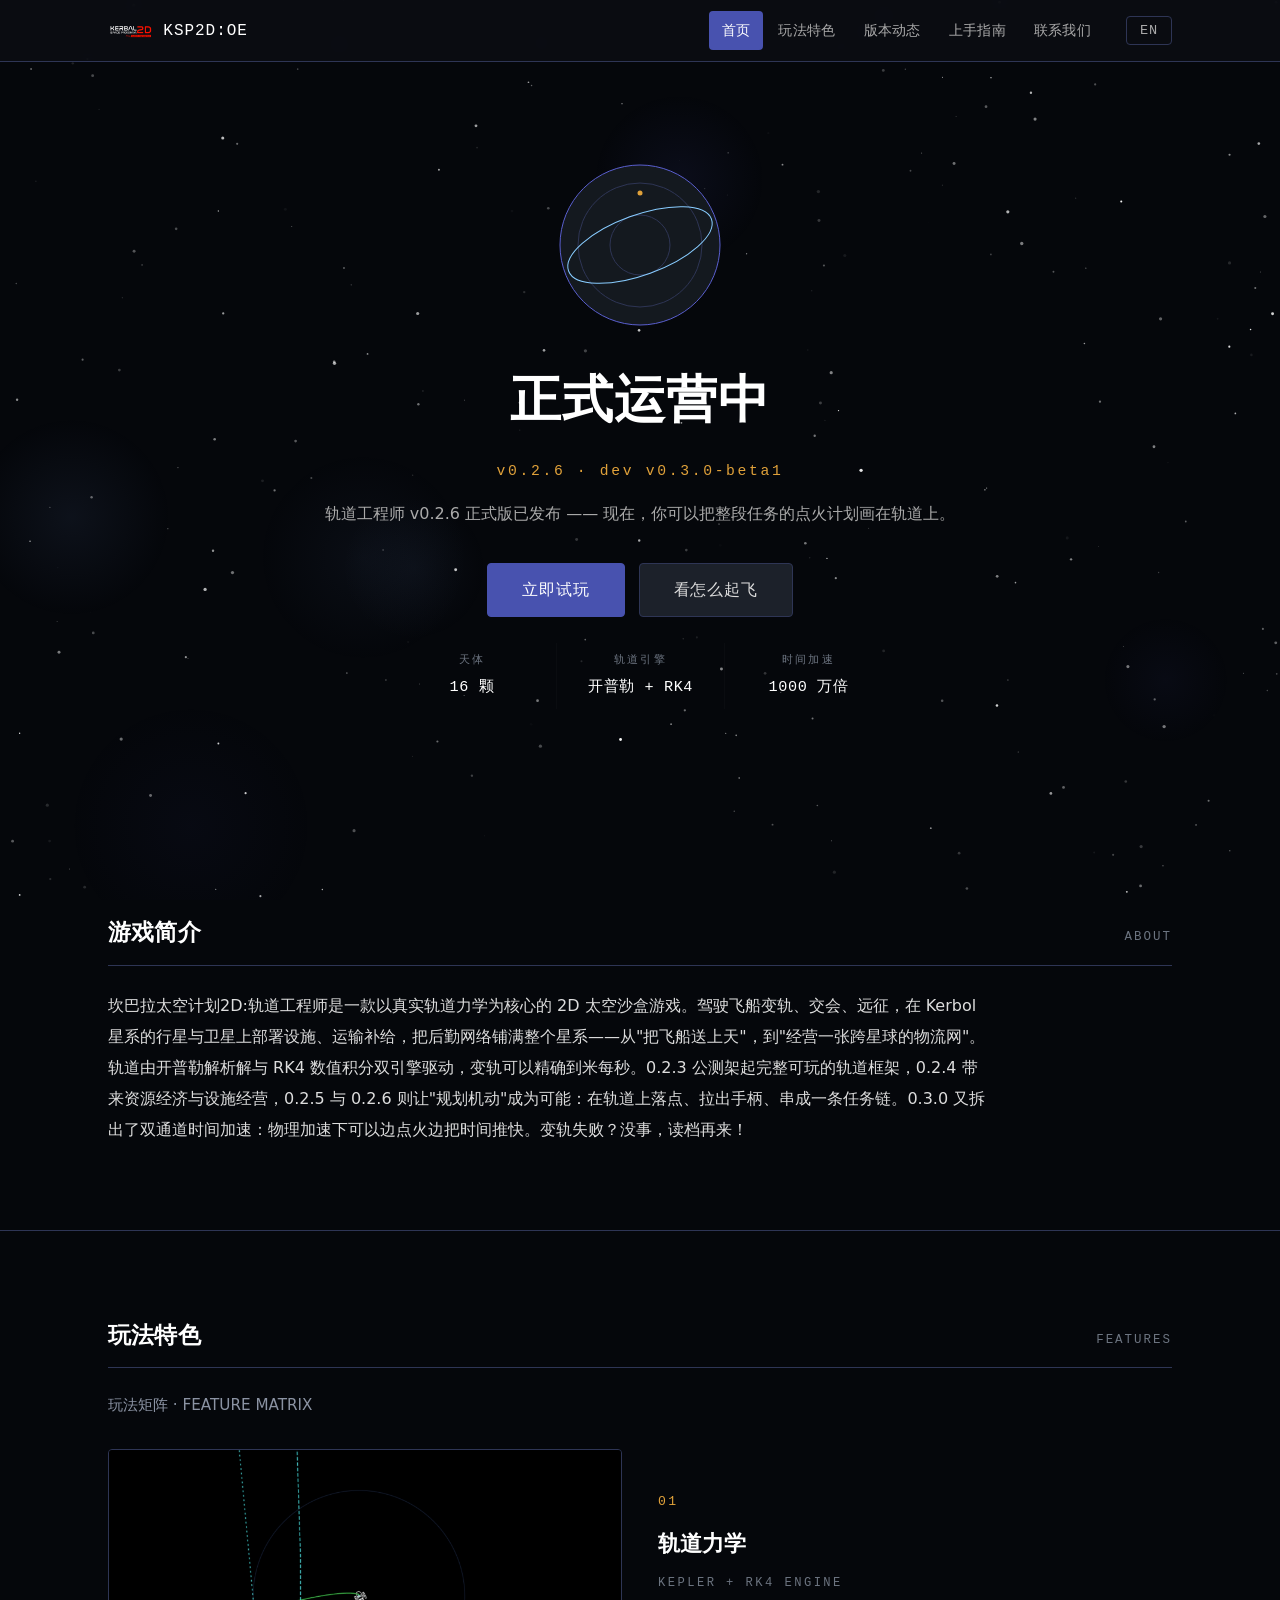
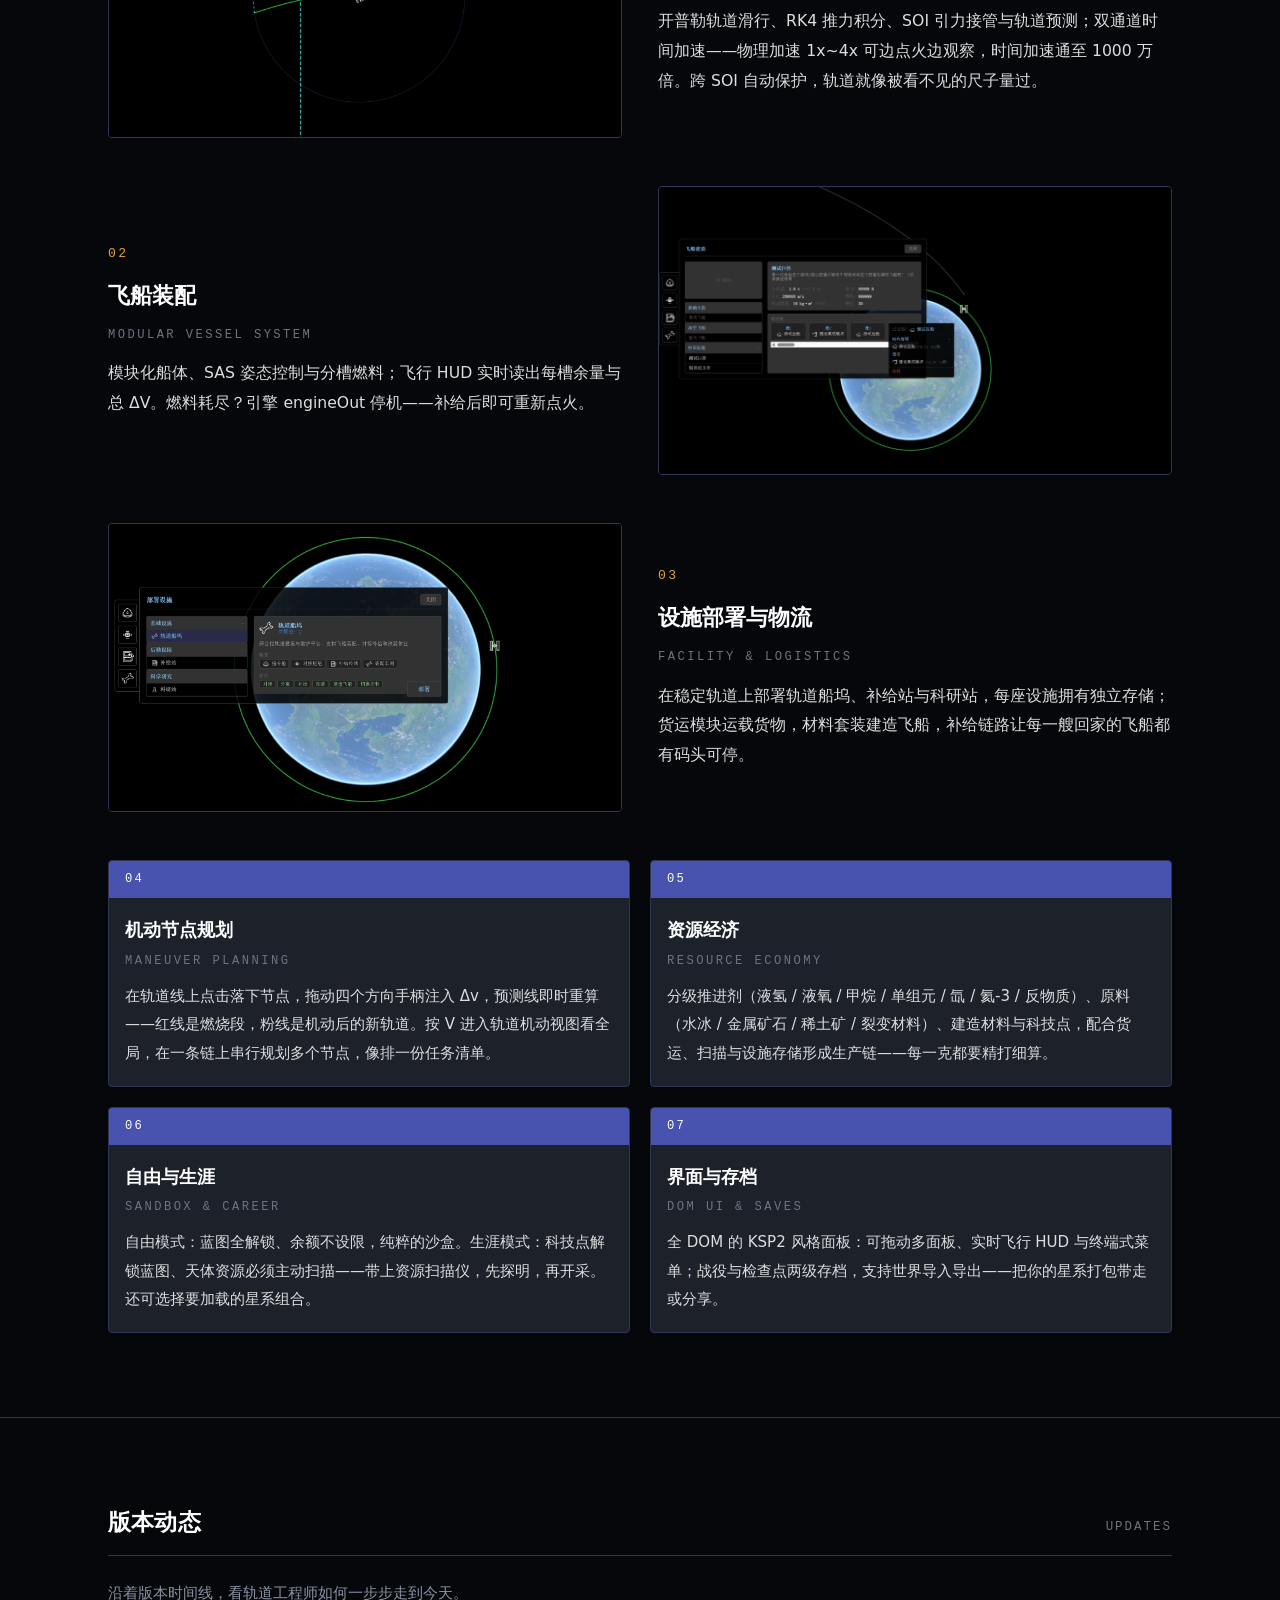
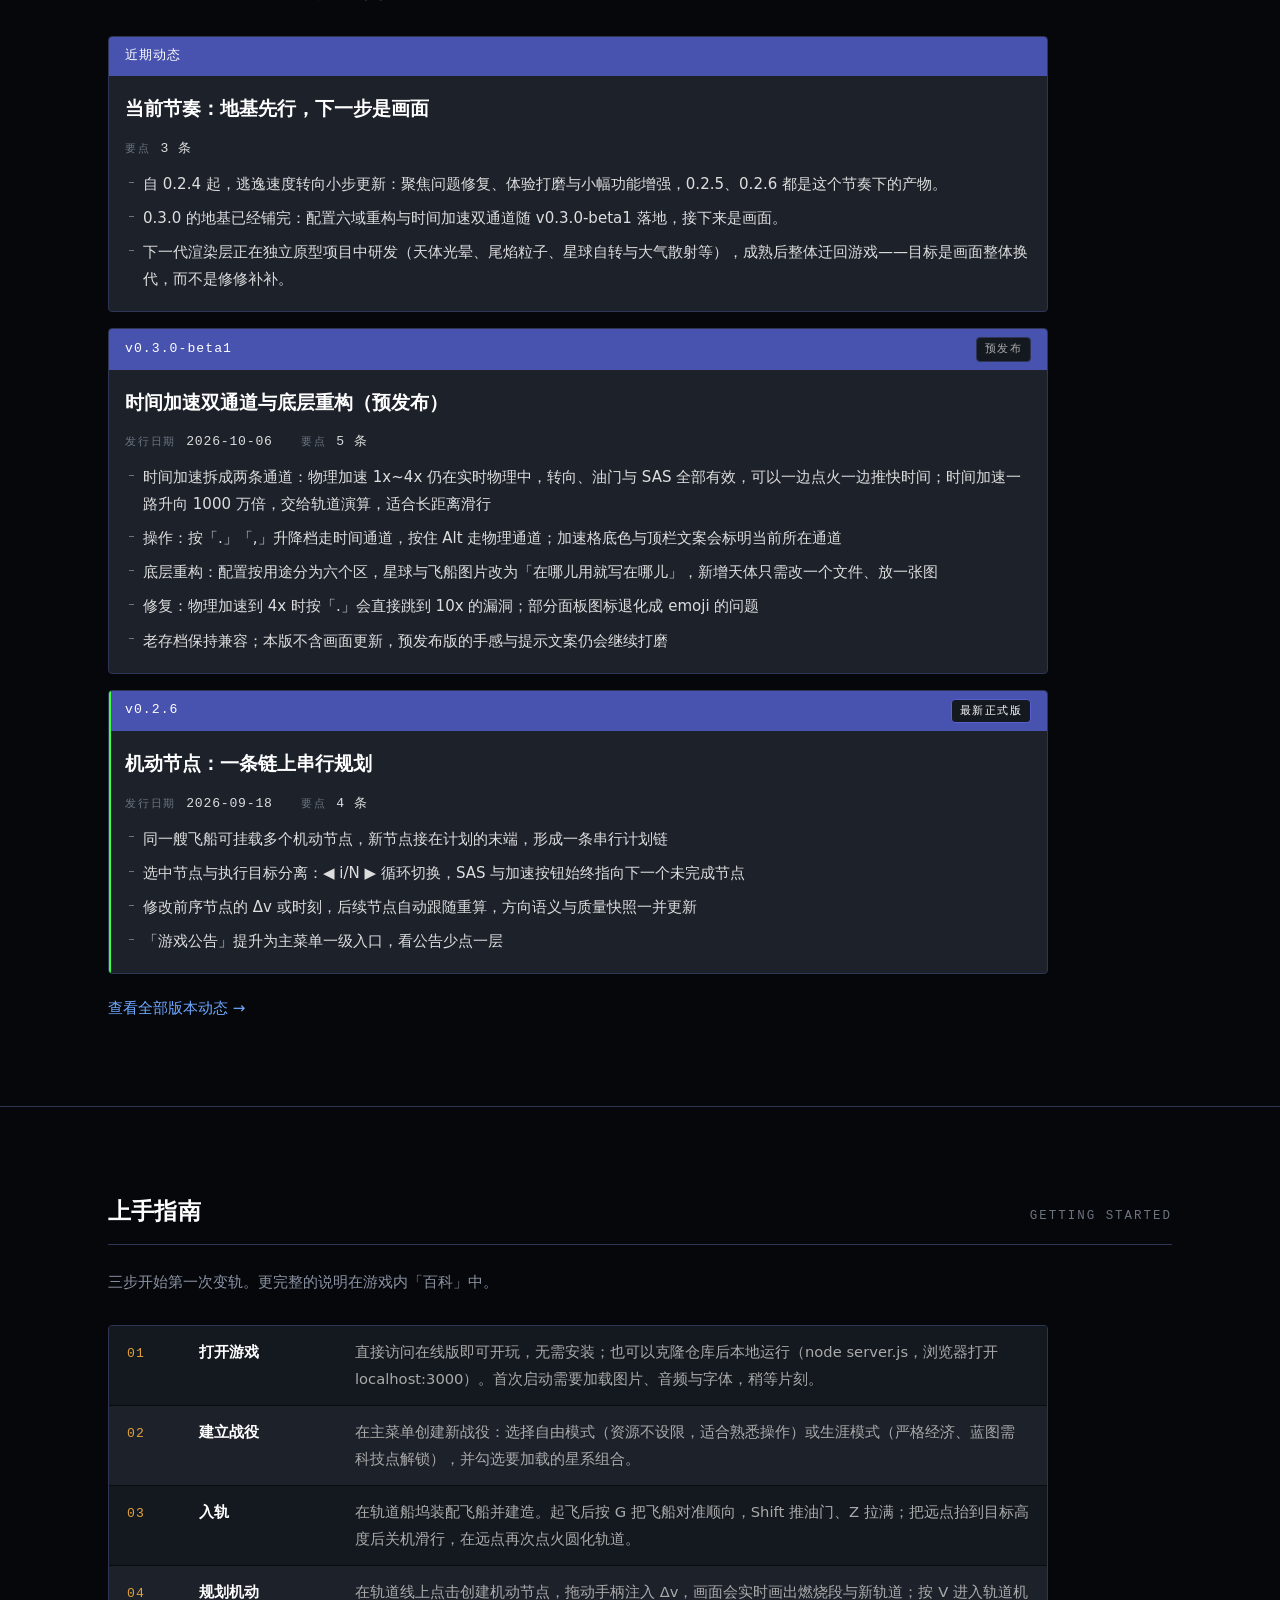
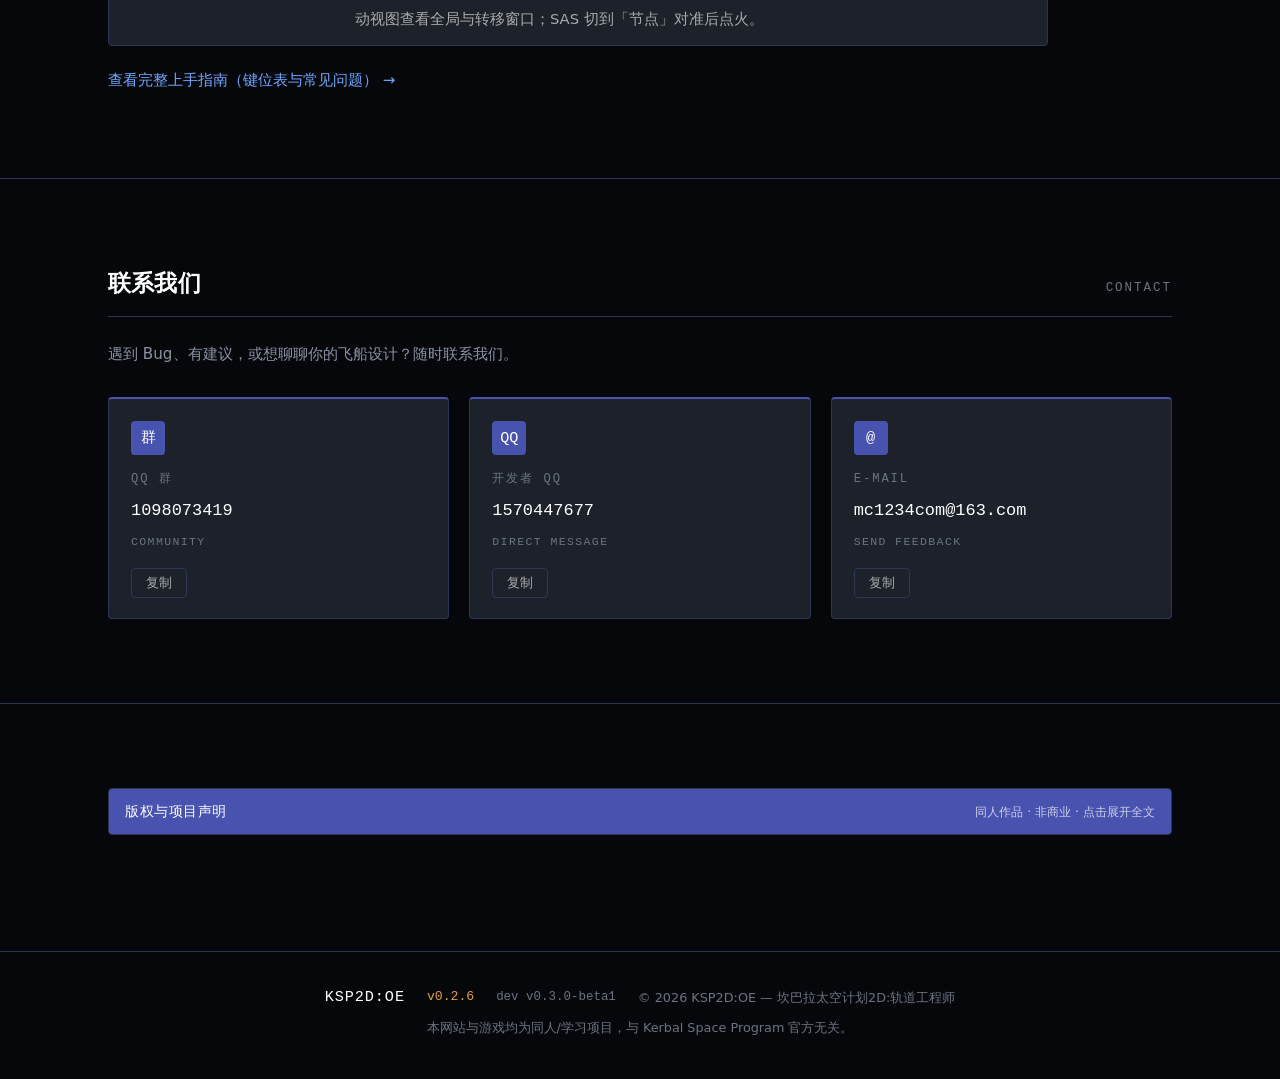
<file: index.html>
<!DOCTYPE html>
<html class="no-js" lang="zh-CN">
<head>
    <meta charset="UTF-8">
    <meta name="viewport" content="width=device-width, initial-scale=1.0">
    <meta name="description" content="坎巴拉太空计划2D:轨道工程师 —— 2D 轨道力学太空沙盒游戏官网 | Kerbal Space Program 2D: Orbit Engineer official site">
    <meta name="theme-color" content="#05070b">
    <title>KSP2D:OE | 坎巴拉太空计划2D:轨道工程师</title>
    <link rel="stylesheet" href="css/main.css">
    <!-- 无 JS 兜底：解析前把 no-js 换成 js，用纯 CSS class 切换保证正文永不被永久隐藏 -->
    <script>document.documentElement.className = 'js';</script>
</head>
<body data-page="home">

    <!-- 星空背景（Canvas 渲染层，由 src/modules/starfield.js 驱动） -->
    <canvas id="starfield" aria-hidden="true"></canvas>

    <!-- 顶部导航栏（链接由 navigation.js 按语言渲染） -->
    <header class="topbar">
        <div class="topbar-inner">
            <a class="brand" href="index.html">
                <img id="brand-logo" src="assets/images/logo.png" alt="KSP2D:OE logo">
                <span class="brand-name">KSP2D:OE</span>
            </a>
            <nav class="main-nav" aria-label="主导航">
                <ul id="nav-links"></ul>
                <button id="lang-switch" class="lang-switch" type="button" aria-label="切换语言">EN</button>
            </nav>
        </div>
    </header>

    <main>

        <!-- Hero —— 正式运营状态卡（倒计时结构仅当公测时间未到时由 countdown.js 动态生成） -->
        <section id="hero" class="section hero">
            <div class="countdown-panel" id="countdown-panel">

                <!-- 导航球图形元素（纯内联 SVG，零依赖；配色全部走 css/main.css :root 变量）
                     aria-label 由 sections.js 按当前语言写入，此处中文为无 JS 兜底 -->
                <svg class="navball-hero" id="navball-hero" viewBox="0 0 168 168" role="img" aria-label="导航球">
                    <circle class="navball-plate" cx="84" cy="84" r="80"></circle>
                    <circle class="navball-inner" cx="84" cy="84" r="62"></circle>
                    <circle class="navball-inner" cx="84" cy="84" r="30"></circle>
                    <g transform="rotate(-20 84 84)">
                        <ellipse class="navball-orbit" cx="84" cy="84" rx="76" ry="30"></ellipse>
                    </g>
                    <circle class="navball-node" cx="84" cy="32" r="2.5"></circle>
                </svg>

                <div class="launched-msg" id="launched-msg" hidden>
                    <p class="launched-title"></p>
                    <p class="launched-version" id="launched-version"></p>
                    <p class="launched-sub"></p>
                    <div class="launched-cta" id="launched-cta"></div>
                    <p class="launched-specs hud-readout" id="launched-specs"></p>
                </div>
            </div>
        </section>

        <!-- 游戏简介 -->
        <section id="about" class="section about">
            <div class="section-inner reveal">
                <div class="section-head" id="about-head">
                    <h2 class="section-title"><span class="t">游戏简介</span></h2>
                    <span class="section-tag">ABOUT</span>
                </div>
                <p class="section-body" id="about-body"></p>
            </div>
        </section>

        <!-- 玩法特色（前 3 项带实机截图，其余为文字卡） -->
        <section id="features" class="section features">
            <div class="section-inner">
                <div class="section-head reveal" id="features-head">
                    <h2 class="section-title"><span class="t">玩法特色</span></h2>
                    <span class="section-tag">FEATURES</span>
                </div>
                <p class="section-intro reveal" id="features-intro"></p>
                <div class="features-list" id="features-list"></div>
            </div>
        </section>

        <!-- 版本动态（仅显示最新若干条，完整时间线在 news.html） -->
        <section id="updates" class="section updates">
            <div class="section-inner">
                <div class="section-head reveal" id="updates-head">
                    <h2 class="section-title"><span class="t">版本动态</span></h2>
                    <span class="section-tag">UPDATES</span>
                </div>
                <p class="section-intro reveal" id="updates-intro"></p>
                <div class="updates-list" id="updates-list"></div>
                <div class="updates-more reveal">
                    <a class="more-link" id="updates-more" href="news.html"></a>
                </div>
            </div>
        </section>

        <!-- 上手指南（切片：完整版见 guide.html） -->
        <section id="guide" class="section guide">
            <div class="section-inner">
                <div class="section-head reveal" id="guide-head">
                    <h2 class="section-title"><span class="t">上手指南</span></h2>
                    <span class="section-tag">GETTING STARTED</span>
                </div>
                <p class="section-intro reveal" id="guide-intro"></p>
                <div class="guide-teaser" id="guide-teaser"></div>
                <div class="updates-more reveal">
                    <a class="more-link" id="guide-more" href="guide.html"></a>
                </div>
            </div>
        </section>

        <!-- 联系我们 -->
        <section id="contact" class="section contact">
            <div class="section-inner">
                <div class="section-head reveal" id="contact-head">
                    <h2 class="section-title"><span class="t">联系我们</span></h2>
                    <span class="section-tag">CONTACT</span>
                </div>
                <p class="section-intro reveal" id="contact-note"></p>
                <div class="contact-grid" id="contact-grid"></div>
            </div>
        </section>

        <!-- 版权声明（默认折叠，点击展开全文） -->
        <section id="legal" class="section legal">
            <div class="section-inner">
                <details class="legal-fold reveal">
                    <summary class="legal-summary">
                        <span class="legal-summary-label" id="legal-fold-label"></span>
                        <span class="legal-summary-hint" id="legal-fold-hint"></span>
                    </summary>
                    <div class="legal-blocks" id="legal-blocks"></div>
                </details>
            </div>
        </section>

    </main>

    <!-- 页脚 -->
    <footer class="footer">
        <div class="footer-inner">
            <span class="footer-brand" id="footer-brand">KSP2D:OE</span>
            <span class="footer-version" id="footer-version"></span>
            <span class="footer-dev" id="footer-dev"></span>
            <span class="footer-copy" id="footer-copy"></span>
            <span class="footer-note" id="footer-note"></span>
        </div>
    </footer>

    <noscript>
        <p class="noscript-warn">本页面需要启用 JavaScript 才能完整展示内容。</p>
    </noscript>

    <script type="module" src="src/main.js"></script>
</body>
</html>
</file>
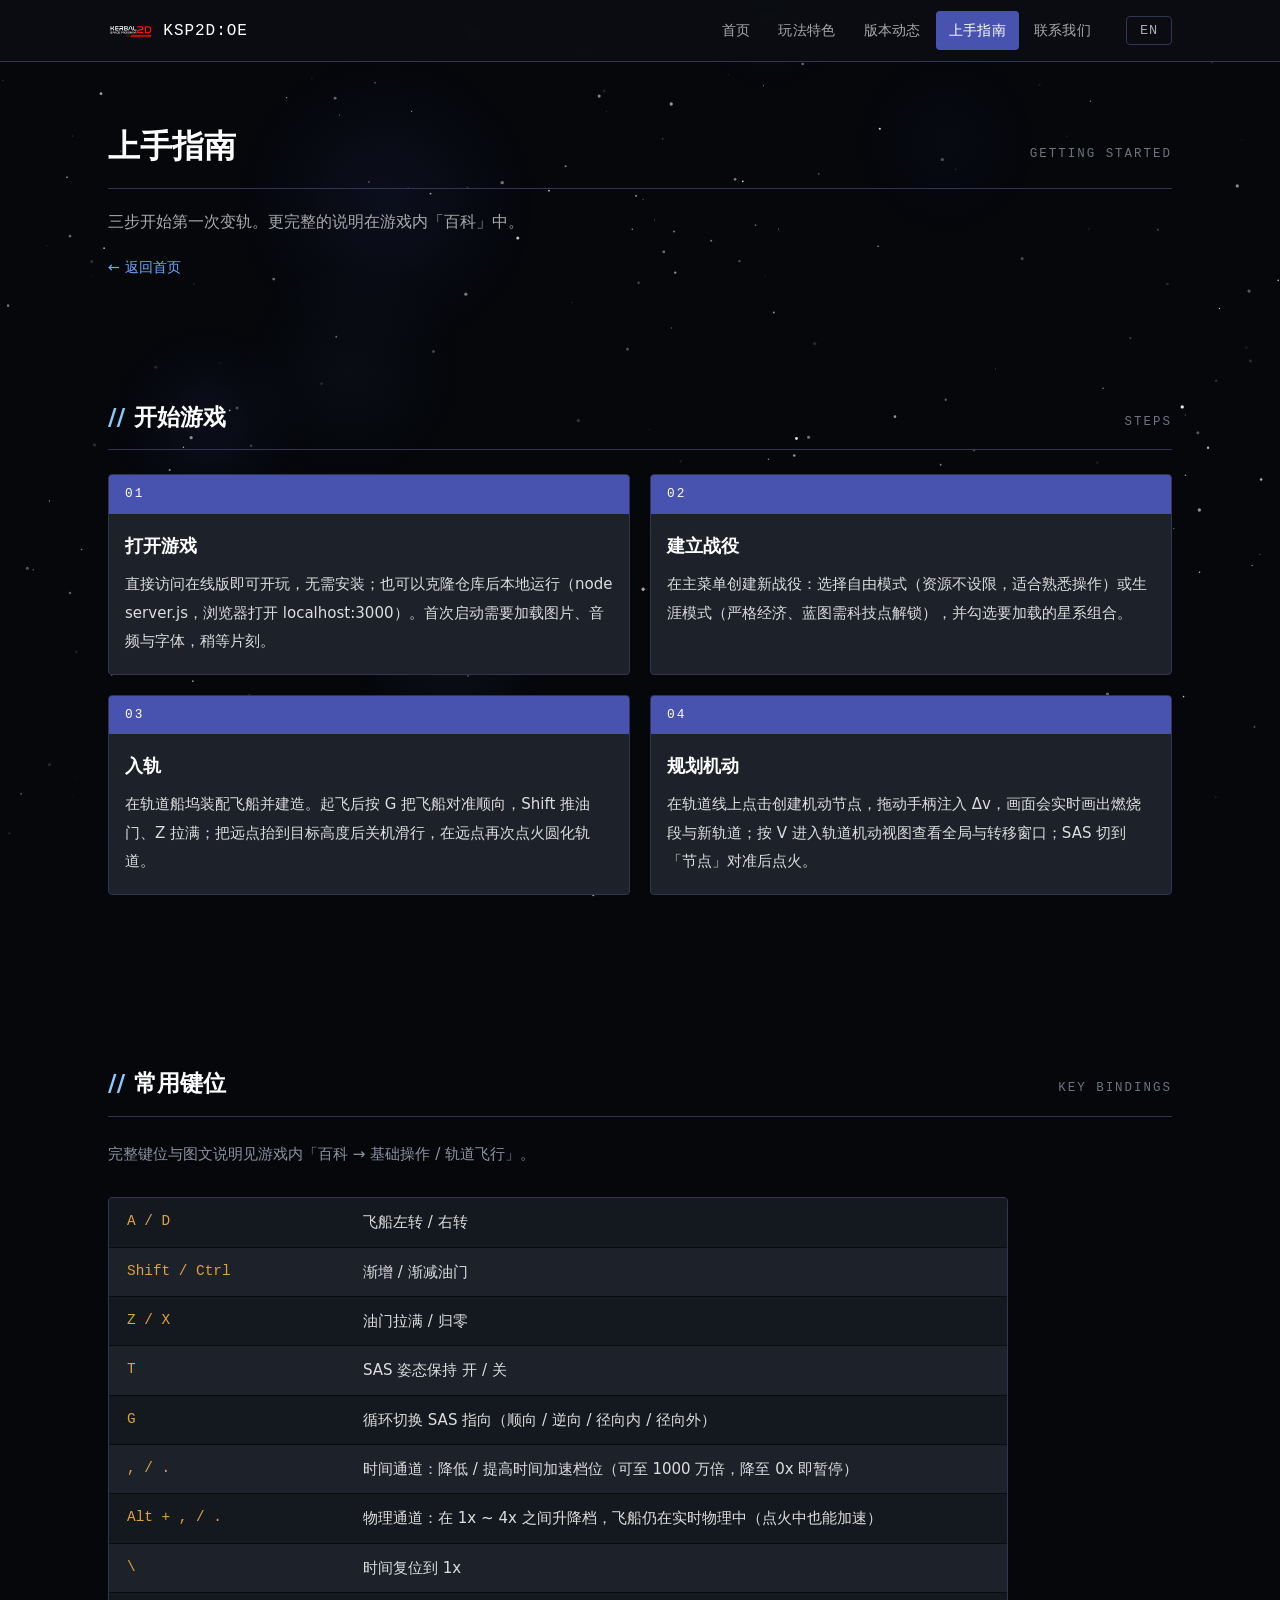
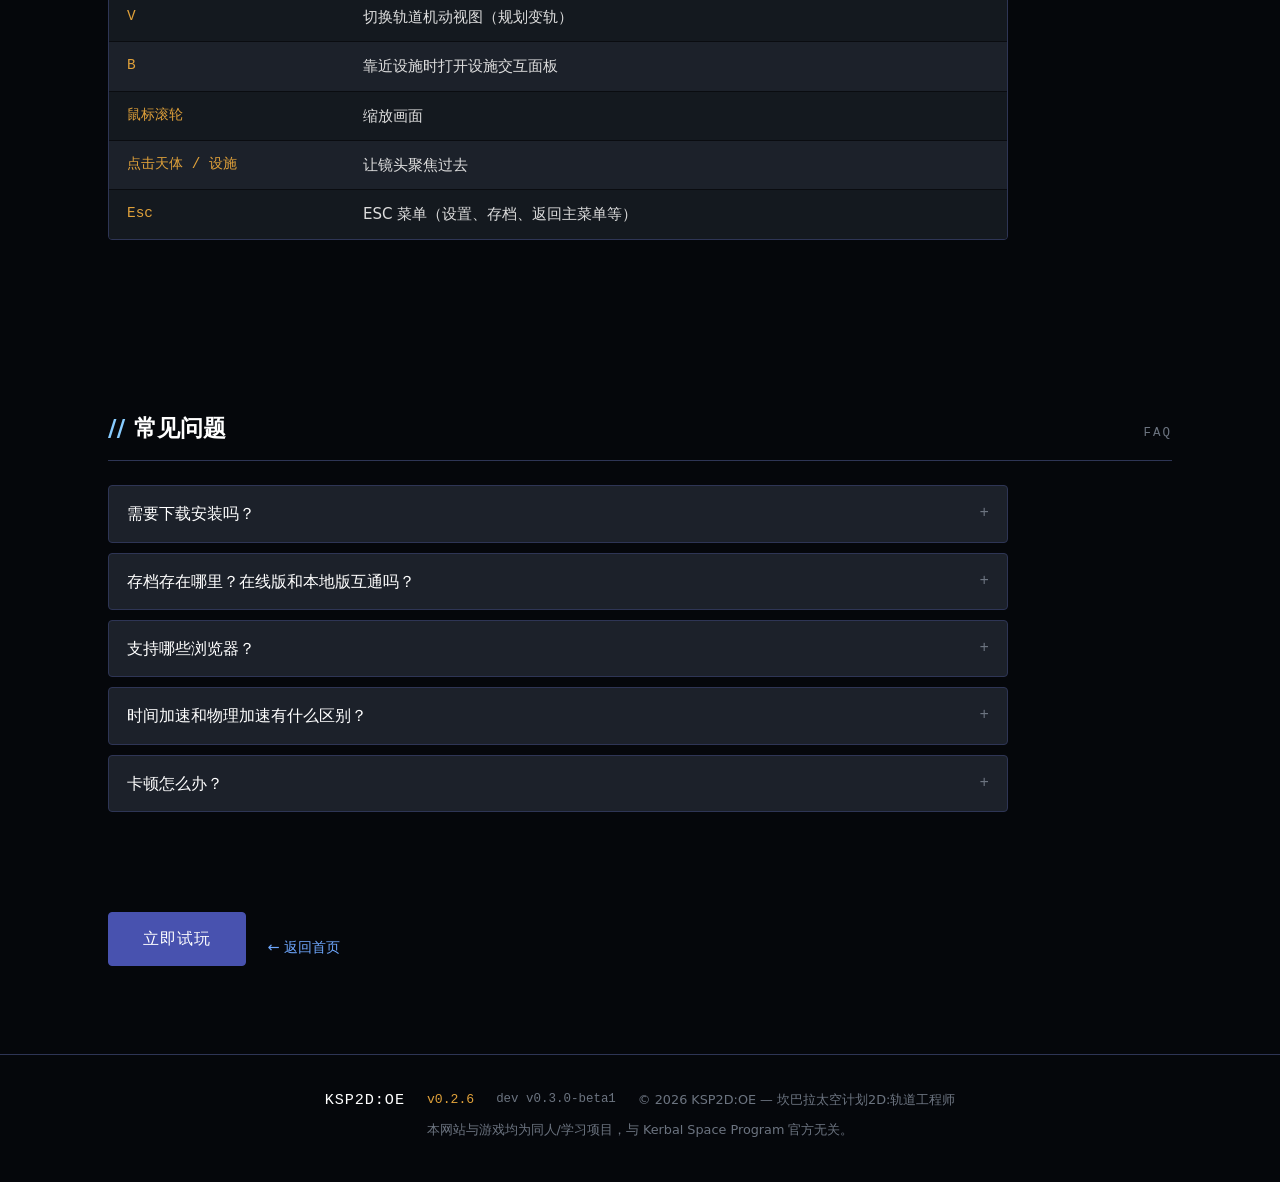
<file: guide.html>
<!DOCTYPE html>
<html class="no-js" lang="zh-CN">
<head>
    <meta charset="UTF-8">
    <meta name="viewport" content="width=device-width, initial-scale=1.0">
    <meta name="description" content="KSP2D:OE 上手指南 —— 三步开始第一次变轨，含常用键位与常见问题 | Getting started with Kerbal Space Program 2D: Orbit Engineer">
    <meta name="theme-color" content="#000000">
    <title>上手指南 | KSP2D:OE</title>
    <link rel="stylesheet" href="css/main.css">
    <!-- 无 JS 兜底：解析前把 no-js 换成 js，用纯 CSS class 切换保证正文永不被永久隐藏 -->
    <script>document.documentElement.className = 'js';</script>
</head>
<body data-page="guide">

    <canvas id="starfield" aria-hidden="true"></canvas>

    <header class="topbar">
        <div class="topbar-inner">
            <a class="brand" href="index.html">
                <img id="brand-logo" src="assets/images/logo.png" alt="KSP2D:OE logo">
                <span class="brand-name">KSP2D:OE</span>
            </a>
            <nav class="main-nav" aria-label="主导航">
                <ul id="nav-links"></ul>
                <button id="lang-switch" class="lang-switch" type="button" aria-label="切换语言">EN</button>
            </nav>
        </div>
    </header>

    <main>

        <!-- 页面头 -->
        <section class="section page-head">
            <div class="section-inner">
                <div class="page-head-row reveal">
                    <h1 class="page-title" id="page-title"></h1>
                    <span class="page-tag" id="page-tag"></span>
                </div>
                <p class="page-intro reveal" id="page-intro"></p>
                <a class="page-back reveal" id="page-back" href="index.html"></a>
            </div>
        </section>

        <!-- 开始游戏（步骤） -->
        <section id="steps" class="section guide-steps">
            <div class="section-inner">
                <div class="section-head reveal" id="steps-head">
                    <h2 class="section-title"><span class="t">开始游戏</span></h2>
                    <span class="section-tag">STEPS</span>
                </div>
                <div class="steps-list" id="steps-list"></div>
            </div>
        </section>

        <!-- 常用键位 -->
        <section id="keys" class="section guide-keys">
            <div class="section-inner">
                <div class="section-head reveal" id="keys-head">
                    <h2 class="section-title"><span class="t">常用键位</span></h2>
                    <span class="section-tag">KEY BINDINGS</span>
                </div>
                <p class="section-intro reveal" id="keys-note"></p>
                <div class="key-table reveal" id="key-table"></div>
            </div>
        </section>

        <!-- 常见问题 -->
        <section id="faq" class="section guide-faq">
            <div class="section-inner">
                <div class="section-head reveal" id="faq-head">
                    <h2 class="section-title"><span class="t">常见问题</span></h2>
                    <span class="section-tag">FAQ</span>
                </div>
                <div class="faq-list" id="faq-list"></div>
            </div>
        </section>

        <!-- 页尾动作 -->
        <section class="section page-foot">
            <div class="section-inner">
                <div class="page-actions reveal">
                    <a class="cta-btn cta-primary" id="page-play" href="#"></a>
                    <a class="page-back" id="page-back-bottom" href="index.html"></a>
                </div>
            </div>
        </section>

    </main>

    <footer class="footer">
        <div class="footer-inner">
            <span class="footer-brand" id="footer-brand">KSP2D:OE</span>
            <span class="footer-version" id="footer-version"></span>
            <span class="footer-dev" id="footer-dev"></span>
            <span class="footer-copy" id="footer-copy"></span>
            <span class="footer-note" id="footer-note"></span>
        </div>
    </footer>

    <noscript>
        <p class="noscript-warn">本页面需要启用 JavaScript 才能完整展示内容。</p>
    </noscript>

    <script type="module" src="src/main.js"></script>
</body>
</html>
</file>
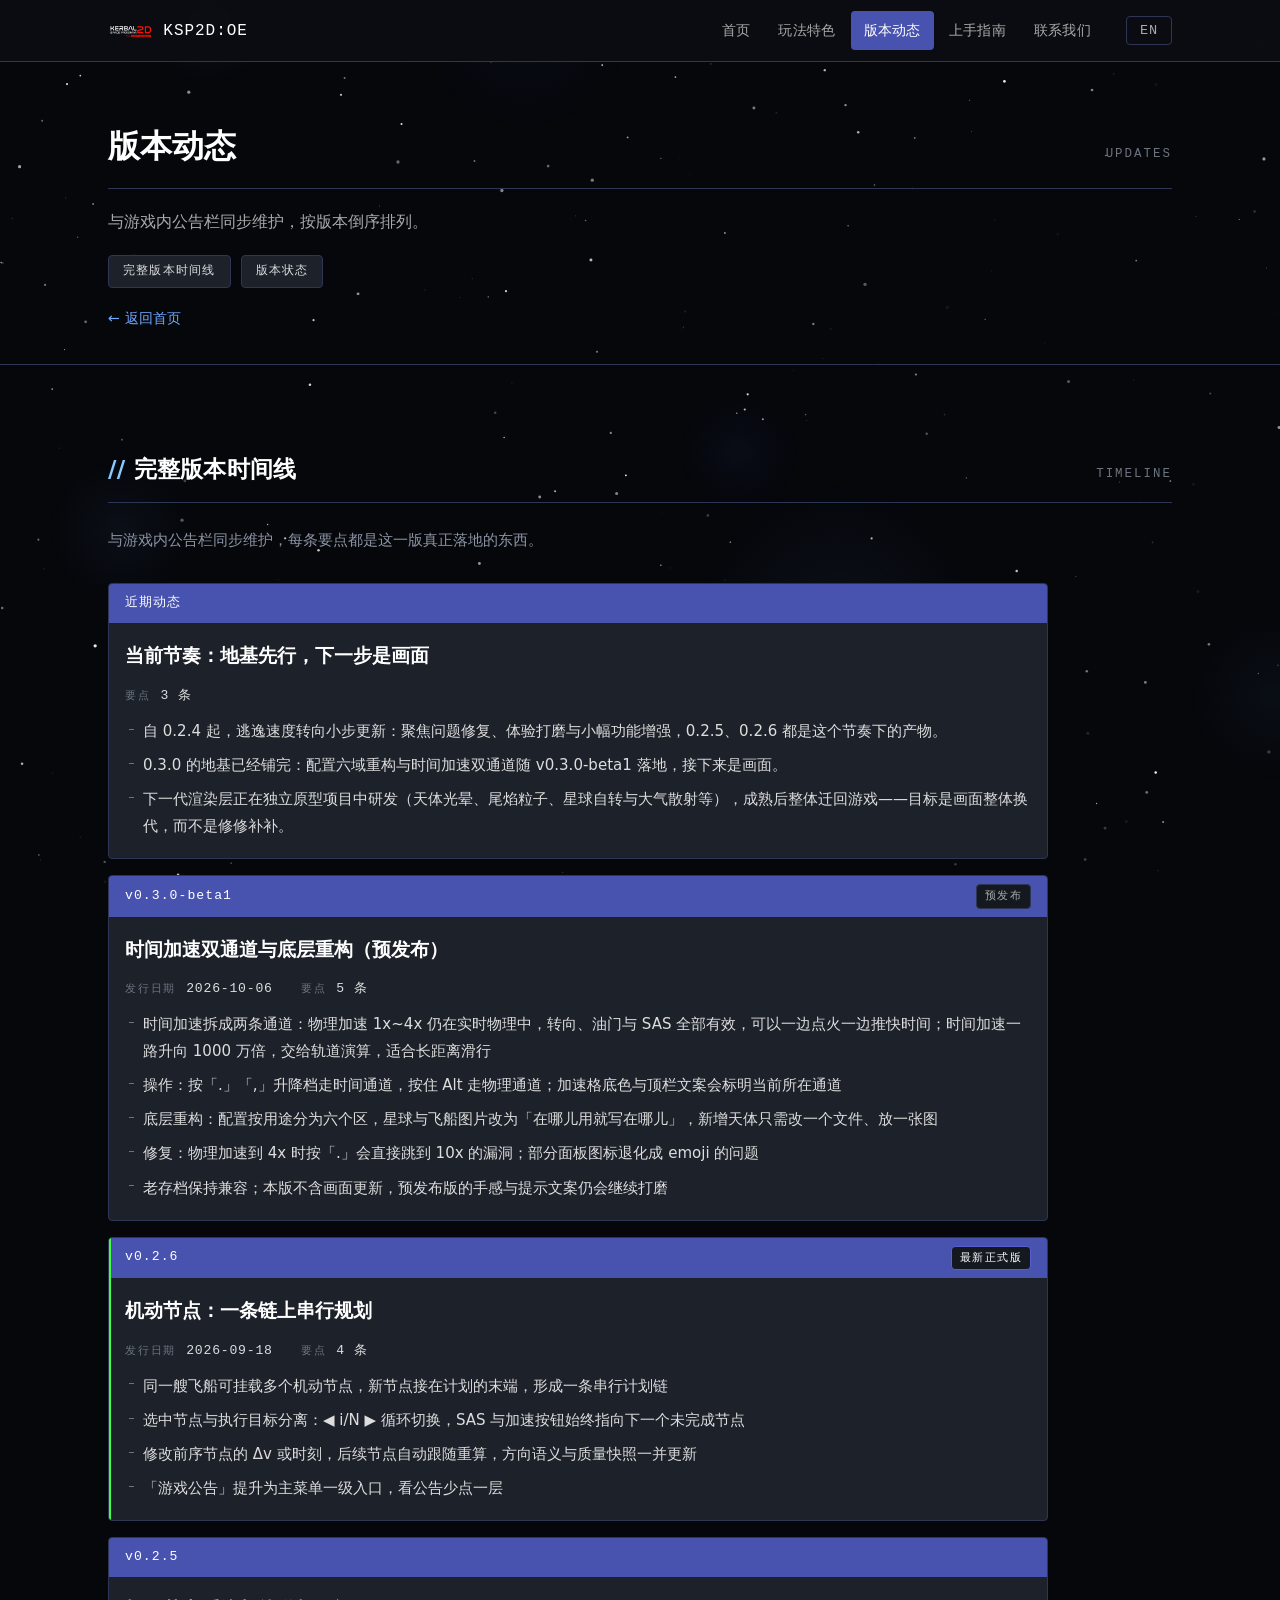
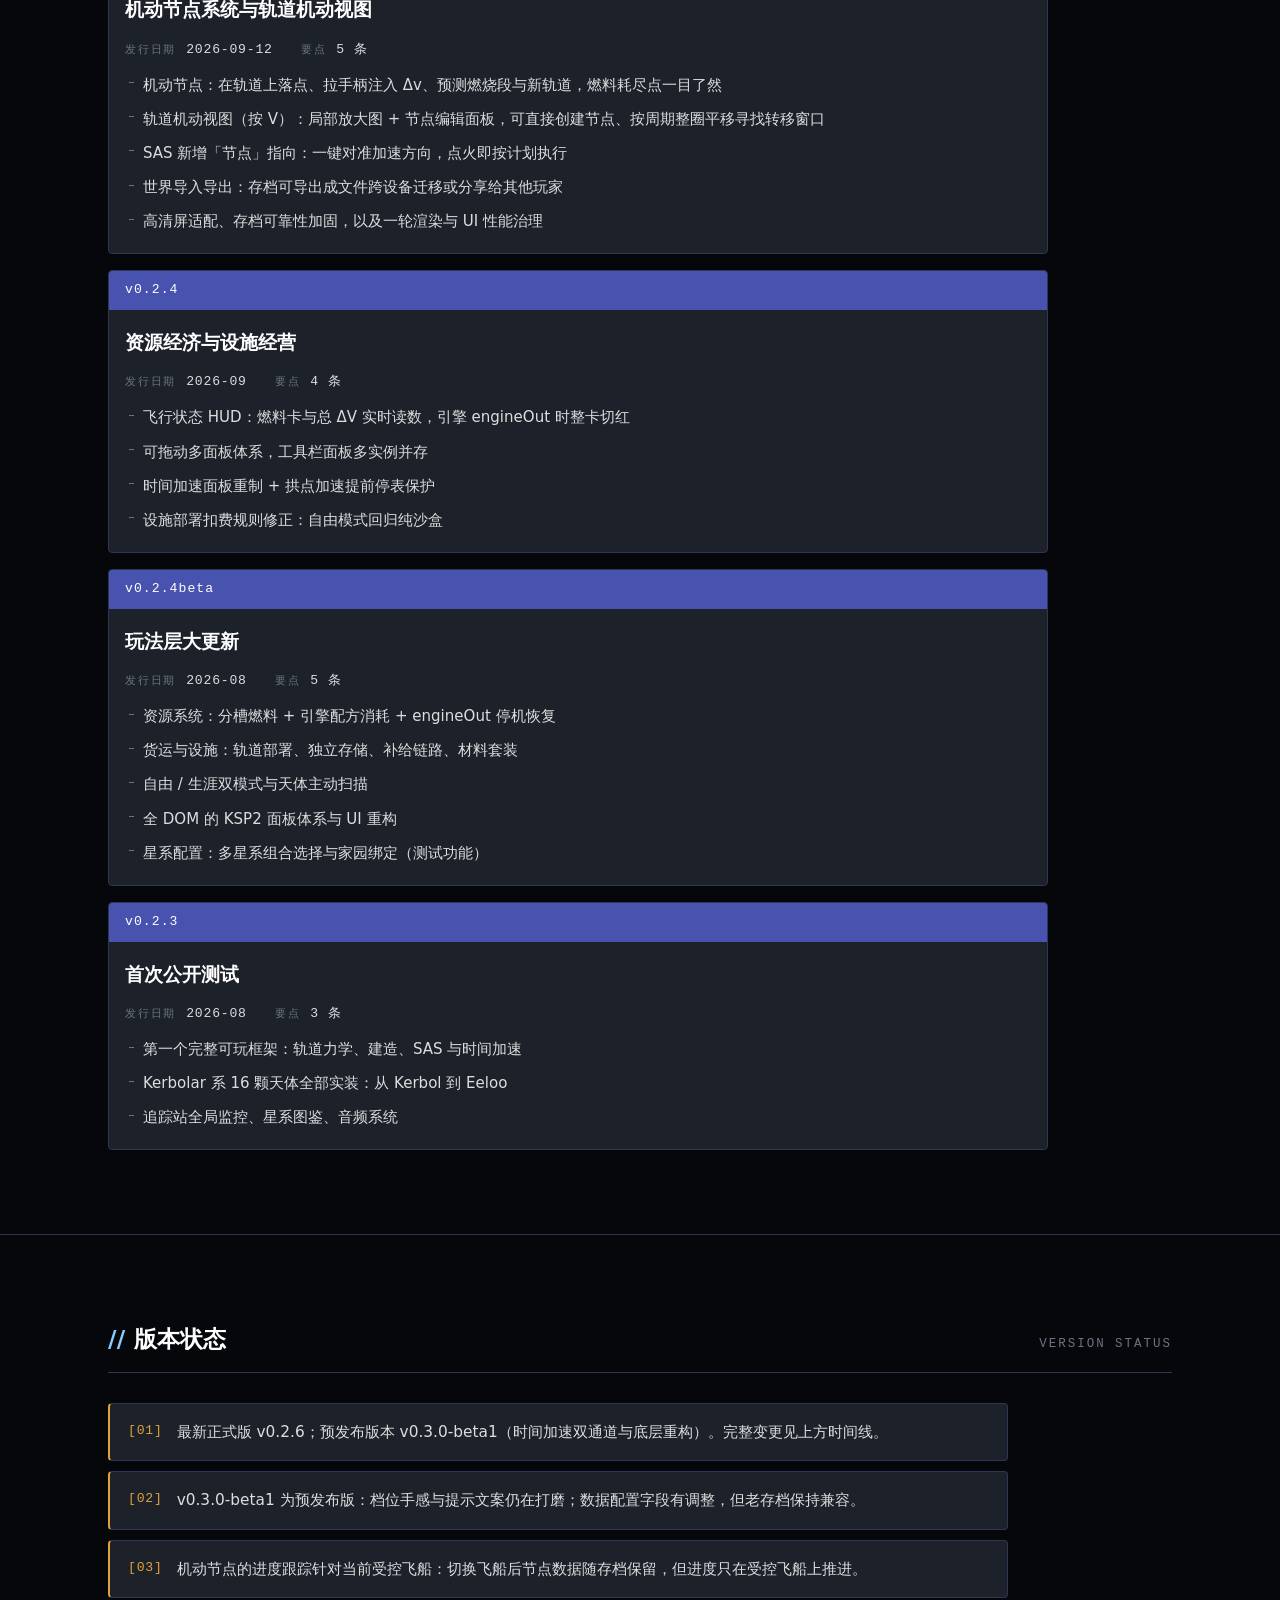
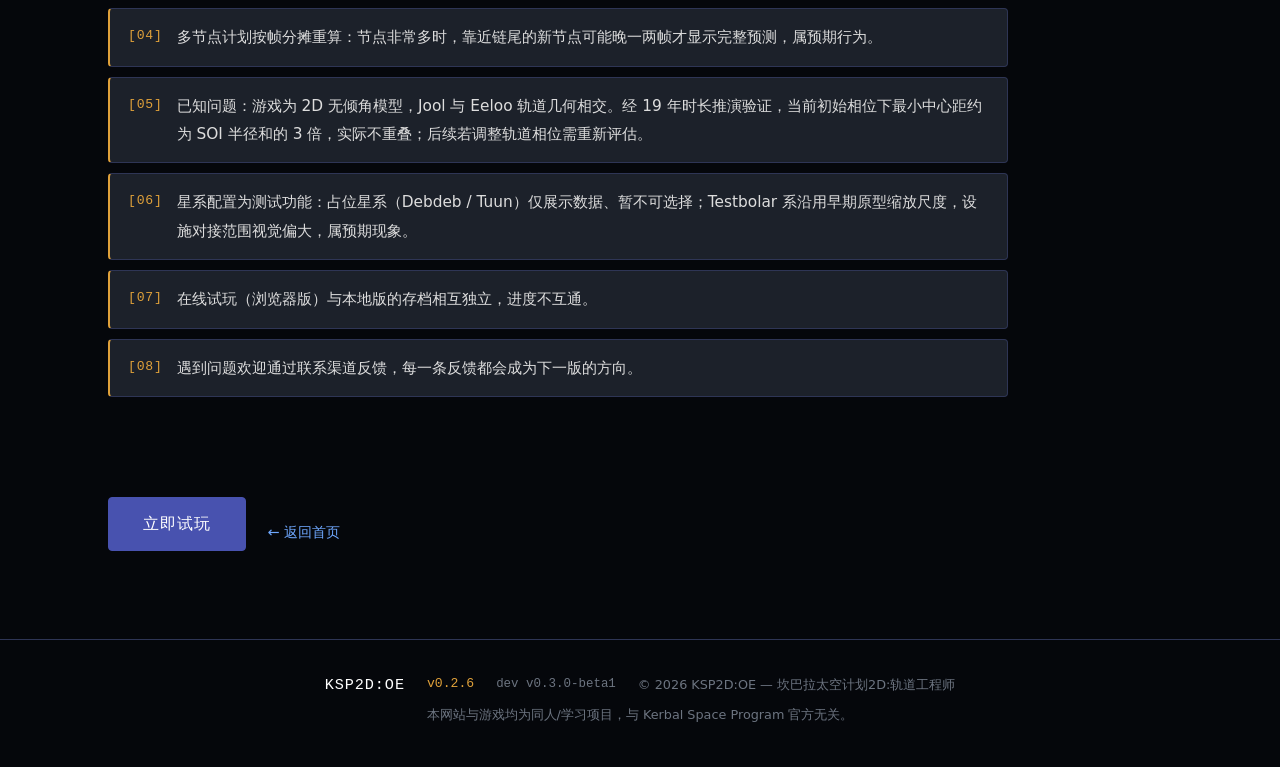
<file: news.html>
<!DOCTYPE html>
<html class="no-js" lang="zh-CN">
<head>
    <meta charset="UTF-8">
    <meta name="viewport" content="width=device-width, initial-scale=1.0">
    <meta name="description" content="KSP2D:OE 版本动态 —— 与游戏内公告栏同步的完整版本时间线 | Version updates for Kerbal Space Program 2D: Orbit Engineer">
    <meta name="theme-color" content="#000000">
    <title>版本动态 | KSP2D:OE</title>
    <link rel="stylesheet" href="css/main.css">
    <!-- 无 JS 兜底：解析前把 no-js 换成 js，用纯 CSS class 切换保证正文永不被永久隐藏 -->
    <script>document.documentElement.className = 'js';</script>
</head>
<body data-page="news">

    <canvas id="starfield" aria-hidden="true"></canvas>

    <header class="topbar">
        <div class="topbar-inner">
            <a class="brand" href="index.html">
                <img id="brand-logo" src="assets/images/logo.png" alt="KSP2D:OE logo">
                <span class="brand-name">KSP2D:OE</span>
            </a>
            <nav class="main-nav" aria-label="主导航">
                <ul id="nav-links"></ul>
                <button id="lang-switch" class="lang-switch" type="button" aria-label="切换语言">EN</button>
            </nav>
        </div>
    </header>

    <main>

        <!-- 页面头 -->
        <section class="section page-head">
            <div class="section-inner">
                <div class="page-head-row reveal">
                    <h1 class="page-title" id="page-title"></h1>
                    <span class="page-tag" id="page-tag"></span>
                </div>
                <p class="page-intro reveal" id="page-intro"></p>
                <!-- 本页锚点索引（只做跳转，不做筛选；标签与链接由 sections.js 按语言渲染） -->
                <nav class="topic-chips reveal" id="topic-chips"></nav>
                <a class="page-back reveal" id="page-back" href="index.html"></a>
            </div>
        </section>

        <!-- 完整版本时间线 -->
        <section id="updates" class="section updates">
            <div class="section-inner">
                <div class="section-head reveal" id="updates-head">
                    <h2 class="section-title"><span class="t">完整版本时间线</span></h2>
                    <span class="section-tag">TIMELINE</span>
                </div>
                <p class="section-intro reveal" id="updates-intro"></p>
                <div class="updates-list" id="updates-list"></div>
            </div>
        </section>

        <!-- 版本状态（当前版本的务实说明） -->
        <section id="notices" class="section notices">
            <div class="section-inner">
                <div class="section-head reveal" id="notices-head">
                    <h2 class="section-title"><span class="t">版本状态</span></h2>
                    <span class="section-tag">VERSION STATUS</span>
                </div>
                <p class="section-intro reveal" id="notices-intro"></p>
                <ul class="notices-list reveal" id="notices-list"></ul>
            </div>
        </section>

        <!-- 页尾动作 -->
        <section class="section page-foot">
            <div class="section-inner">
                <div class="page-actions reveal">
                    <a class="cta-btn cta-primary" id="page-play" href="#"></a>
                    <a class="page-back" id="page-back-bottom" href="index.html"></a>
                </div>
            </div>
        </section>

    </main>

    <footer class="footer">
        <div class="footer-inner">
            <span class="footer-brand" id="footer-brand">KSP2D:OE</span>
            <span class="footer-version" id="footer-version"></span>
            <span class="footer-dev" id="footer-dev"></span>
            <span class="footer-copy" id="footer-copy"></span>
            <span class="footer-note" id="footer-note"></span>
        </div>
    </footer>

    <noscript>
        <p class="noscript-warn">本页面需要启用 JavaScript 才能完整展示内容。</p>
    </noscript>

    <script type="module" src="src/main.js"></script>
</body>
</html>
</file>
<file: css/main.css>
/* ==========================================================================
   KSP2D:OE 官网主样式
   视觉基准：游戏本体《UI面板视觉风格规范》（KSP2 Design Language）
   —— 明度分层 + 紫头条 + 细描边；界面元素一律不发光，深空背景保留
   规则：颜色只来自 :root 变量；新增色值先加变量，再使用
   ========================================================================== */

:root {
    /* —— 面板明度分层（对应本体 theme.css） —— */
    --theme-bg: #2E3540;            /* 面板壳（最浅） */
    --theme-panel: #1C212A;         /* 内容区底 */
    --theme-panel-deep: #14191F;    /* 卡片 / 二级背景（最深） */
    --theme-hover: #0B0E13;         /* 行 / 卡片 hover 底 */
    --theme-btn-selected: #4852AF;  /* 选中底 / 紫头条 */
    --theme-active-bg: rgba(80, 80, 160, 0.28);

    /* —— 描边 —— */
    --theme-border: #676767;        /* 通用描边（灰） */
    --theme-border-hover: #4B758A;  /* 描边悬停（蓝） */
    --theme-border-row: #0A0C10;    /* 行分隔线（最深） */
    --theme-card-border: #2E3555;   /* 卡片描线（深蓝紫） */
    --theme-menu-border: #5A5FCF;   /* 面板壳外框（紫） */

    /* —— 文本 —— */
    --text-bright: #ffffff;
    --text-main: #dddddd;
    --text-mid: #aaaaaa;
    --text-dim: #8b93a3;
    --text-weak: #6c7480;

    /* —— 语义色 —— */
    --accent: #6fa8ff;              /* 链接 / 可交互 */
    --ok: #59c98a;                  /* 状态正常 */
    --data: #e0a13a;                /* 数据强调（版本号 / 日期 / 键位） */
    --danger: #d9534f;              /* 警告 */

    /* —— 本体语义色迁移（本体规范 §2.3；只用于 HUD 语义位置，不替代上面两个语义色） —— */
    --accent-hud: #88ccff;          /* HUD 蓝：`// ` 分区标题前缀 */
    --data-green: #3dff3d;          /* 进度绿：进度条填充 / 选中态绿条 */

    /* —— 深空背景 —— */
    --bg-space: #05070b;

    /* —— 遮罩（截图画廊等模态层） —— */
    --overlay-scrim: rgba(0, 0, 0, 0.72);

    /* —— 字体：正文用系统无衬线，数据用等宽 —— */
    --font-body: 'PingFang SC', 'HarmonyOS Sans SC', 'Microsoft YaHei',
        system-ui, -apple-system, 'Segoe UI', sans-serif;
    --font-mono: ui-monospace, 'Cascadia Mono', 'Segoe UI Mono', Consolas,
        'Courier New', monospace;

    /* —— 布局 —— */
    --topbar-h: 62px;
    --content-max: 1120px;
    --gutter: 28px;
    --radius: 4px;
}

/* —— 基础 —— */
* {
    margin: 0;
    padding: 0;
    box-sizing: border-box;
}

html {
    scroll-behavior: smooth;
}

body {
    background-color: var(--bg-space);
    color: var(--text-main);
    font-family: var(--font-body);
    font-size: 16px;
    line-height: 1.75;
    overflow-x: hidden;
    -webkit-font-smoothing: antialiased;
}

a {
    color: var(--accent);
    text-decoration: none;
    transition: color 0.2s ease;
}

a:hover {
    color: var(--text-bright);
}

::selection {
    background: var(--theme-btn-selected);
    color: var(--text-bright);
}

/* —— 键盘焦点环（可达性） ——
   仅键盘焦点可见；用 outline（不占布局、不发光），颜色走 :root 变量 */
:focus-visible {
    outline: 2px solid var(--theme-border-hover);
    outline-offset: 2px;
    border-radius: var(--radius);
}

/* 深底卡片内的焦点环改用 HUD 蓝，保证与卡底有足够对比 */
.contact-card:focus-visible,
.feature-card:focus-visible,
.feature-media:focus-visible,
.update-card:focus-visible,
.step-card:focus-visible,
.faq-q:focus-visible,
.legal-summary:focus-visible {
    outline-color: var(--accent-hud);
}

/* —— 星空背景（Canvas 渲染层） —— */
#starfield {
    position: fixed;
    inset: 0;
    width: 100%;
    height: 100%;
    z-index: 0;
    pointer-events: none;
}

main,
.footer {
    position: relative;
    z-index: 1;
}

/* —— 顶部导航栏 —— */
.topbar {
    position: fixed;
    top: 0;
    left: 0;
    right: 0;
    height: var(--topbar-h);
    z-index: 100;
    background: rgba(11, 14, 19, 0.92);
    border-bottom: 1px solid var(--theme-card-border);
    backdrop-filter: blur(6px);
}

.topbar-inner {
    max-width: var(--content-max);
    height: 100%;
    margin: 0 auto;
    padding: 0 var(--gutter);
    display: flex;
    align-items: center;
    justify-content: space-between;
    gap: 16px;
}

.brand {
    display: flex;
    align-items: center;
    gap: 10px;
    color: var(--text-bright);
    font-family: var(--font-mono);
    font-size: 1rem;
    letter-spacing: 0.06em;
}

.brand img {
    height: 34px;
    width: auto;
}

.brand img.img-missing {
    display: none;
}

.brand:hover {
    color: var(--text-bright);
}

.main-nav {
    display: flex;
    align-items: center;
    gap: 22px;
}

.main-nav ul {
    list-style: none;
    display: flex;
    align-items: center;
    gap: 2px;
}

.main-nav a {
    display: block;
    padding: 7px 13px;
    color: var(--text-mid);
    font-size: 0.9rem;
    letter-spacing: 0.02em;
    border-radius: var(--radius);
}

.main-nav a:hover {
    color: var(--text-bright);
    background: var(--theme-active-bg);
}

.main-nav a.active {
    color: var(--text-bright);
    background: var(--theme-btn-selected);
}

.lang-switch {
    padding: 6px 13px;
    background: transparent;
    color: var(--text-mid);
    font-family: var(--font-mono);
    font-size: 0.85rem;
    letter-spacing: 0.06em;
    border: 1px solid var(--theme-card-border);
    border-radius: var(--radius);
    cursor: pointer;
    transition: color 0.2s ease, border-color 0.2s ease;
}

.lang-switch:hover {
    color: var(--text-bright);
    border-color: var(--theme-border-hover);
}

/* —— 通用板块 —— */
.section {
    padding: 84px 0;
}

/* 锚点跳转留出固定顶栏的高度，避免目标区块被顶栏压住 */
section[id] {
    scroll-margin-top: calc(var(--topbar-h) + 18px);
}

.section-inner {
    max-width: var(--content-max);
    margin: 0 auto;
    padding: 0 var(--gutter);
}

.section-head {
    display: flex;
    align-items: baseline;
    justify-content: space-between;
    gap: 16px;
    margin-bottom: 24px;
    padding-bottom: 12px;
    border-bottom: 1px solid var(--theme-card-border);
}

.section-title {
    font-size: 1.45rem;
    font-weight: 600;
    letter-spacing: 0.01em;
    color: var(--text-bright);
}

/* 分区标题 `// ` 前缀（本体规范 §3.2 同源；官网规范 §一.4）
   用伪元素而非文案，前缀不进 i18n 词条；按规范只在二级页分区头生效，首页与三页 h1 均不加 */
body[data-page='news'] .section-title::before,
body[data-page='guide'] .section-title::before {
    content: '// ';
    color: var(--accent-hud);
}

.section-tag {
    color: var(--text-weak);
    font-family: var(--font-mono);
    font-size: 0.78rem;
    letter-spacing: 0.16em;
}

.section-intro {
    color: var(--text-dim);
    font-size: 0.95rem;
    margin-bottom: 30px;
    max-width: 860px;
}

.section-body {
    font-size: 1rem;
    line-height: 1.95;
    color: var(--text-main);
    max-width: 880px;
}

/* —— Hero —— */
.hero {
    min-height: 92vh;
    display: flex;
    align-items: center;
    justify-content: center;
    padding: calc(var(--topbar-h) + 40px) var(--gutter) 60px;
}

.countdown-panel {
    display: flex;
    flex-direction: column;
    align-items: center;
    width: 100%;
    max-width: 960px;
    margin: 0 auto;
    text-align: center;
}

/* 预告态倒计时（仅在发布时刻未到时由 countdown.js 生成） */
.countdown-label {
    color: var(--text-dim);
    font-family: var(--font-mono);
    font-size: 0.9rem;
    letter-spacing: 0.22em;
    margin-bottom: 22px;
}

.countdown-grid {
    display: flex;
    align-items: flex-start;
    justify-content: center;
    flex-wrap: wrap;
    gap: 12px;
}

.countdown-unit {
    display: flex;
    flex-direction: column;
    align-items: center;
    min-width: 92px;
}

.countdown-value {
    font-family: var(--font-mono);
    font-size: clamp(3rem, 11vw, 6rem);
    line-height: 1.1;
    color: var(--text-bright);
    font-variant-numeric: tabular-nums;
}

.countdown-unit-label {
    margin-top: 8px;
    color: var(--text-weak);
    font-size: 0.82rem;
    letter-spacing: 0.28em;
}

.countdown-sep {
    font-family: var(--font-mono);
    font-size: clamp(2rem, 6vw, 3.6rem);
    line-height: 1.1;
    color: var(--text-weak);
    transform: translateY(2px);
}

/* 发布态兜底：页面恰好跨过发布时刻时隐藏倒计时结构 */
.countdown-panel.is-launched .countdown-label,
.countdown-panel.is-launched .countdown-grid {
    display: none;
}

.countdown-panel.is-launched .countdown-value {
    color: var(--ok);
}

/* —— 正式运营状态卡（发布后由 countdown.js 解除 hidden 显示） —— */
.launched-msg {
    display: flex;
    flex-direction: column;
    align-items: center;
}

/* 入场：与全站 .reveal 同节奏，自上而下依次浮现 */
@keyframes hero-in {
    from {
        opacity: 0;
        transform: translateY(16px);
    }

    to {
        opacity: 1;
        transform: none;
    }
}

.launched-title {
    color: var(--text-bright);
    font-size: clamp(2rem, 6vw, 3.2rem);
    font-weight: 600;
    letter-spacing: 0.02em;
    animation: hero-in 0.7s ease both;
}

.launched-version {
    margin-top: 14px;
    color: var(--data);
    font-family: var(--font-mono);
    font-size: 0.92rem;
    letter-spacing: 0.18em;
    animation: hero-in 0.7s ease 0.12s both;
}

.launched-sub {
    margin-top: 14px;
    color: var(--text-mid);
    font-size: 1rem;
    line-height: 1.9;
    max-width: 720px;
    animation: hero-in 0.7s ease 0.22s both;
}

/* —— 按钮 —— */
.launched-cta {
    display: flex;
    flex-wrap: wrap;
    justify-content: center;
    gap: 14px;
    margin-top: 34px;
    animation: hero-in 0.7s ease 0.32s both;
}

.cta-btn {
    display: inline-block;
    padding: 12px 34px;
    font-family: var(--font-body);
    font-size: 0.98rem;
    letter-spacing: 0.06em;
    text-align: center;
    border-radius: var(--radius);
    border: 1px solid var(--theme-card-border);
    color: var(--text-main);
    background: var(--theme-panel);
    cursor: pointer;
    transition: background 0.2s ease, border-color 0.2s ease, color 0.2s ease;
}

.cta-btn:hover {
    color: var(--text-bright);
    border-color: var(--theme-border-hover);
    background: var(--theme-active-bg);
}

/* 主按钮：紫底（与选中态同一色） */
.cta-primary {
    background: var(--theme-btn-selected);
    border-color: var(--theme-btn-selected);
    color: var(--text-bright);
}

.cta-primary:hover {
    background: #5560c4;
    border-color: #5560c4;
    color: var(--text-bright);
}

/* Hero 数据条容器：结构选择器(.launched-specs)负责 Hero 内的间距与入场节奏，
   组件类(.hud-readout)负责布局与排版，两者属性不重叠 */
.launched-specs {
    margin-top: 26px;
    animation: hero-in 0.7s ease 0.42s both;
}

/* —— Hero 导航球（内联 SVG；圆盘底 + 双层描边 + 轨道椭圆） ——
   图形元素：填充用 --theme-panel-deep，描边用 --theme-menu-border / --theme-card-border，
   轨道椭圆用 --accent-hud；色值全部走变量，不在 SVG 属性里硬编码 */
.navball-hero {
    display: block;
    width: 168px;
    height: 168px;
    margin: 0 auto 26px;
    animation: hero-in 0.7s ease both;
}

.navball-plate {
    fill: var(--theme-panel-deep);
    stroke: var(--theme-menu-border);
    stroke-width: 1;
}

.navball-inner {
    fill: none;
    stroke: var(--theme-card-border);
    stroke-width: 1;
}

.navball-orbit {
    fill: none;
    stroke: var(--accent-hud);
    stroke-width: 1;
}

.navball-node {
    fill: var(--data);
}

/* —— Hero 数据条（3 格等宽 label:value，格间 1px 实线分隔） —— */
.hud-readout {
    display: flex;
    flex-wrap: wrap;
    justify-content: center;
    align-items: stretch;
    gap: 0;
    color: var(--text-weak);
    font-family: var(--font-mono);
    font-size: 0.78rem;
    letter-spacing: 0.14em;
}

.hud-readout-item {
    display: flex;
    flex-direction: column;
    align-items: center;
    gap: 4px;
    min-width: 168px;
    padding: 8px 22px;
    border-left: 1px solid var(--theme-border-row);
}

.hud-readout-item:first-child {
    border-left: none;
}

.hud-readout-label {
    color: var(--text-weak);
    font-family: var(--font-mono);
    font-size: 0.7rem;
    letter-spacing: 0.18em;
}

.hud-readout-value {
    color: var(--text-bright);
    font-family: var(--font-mono);
    font-size: 0.95rem;
    letter-spacing: 0.04em;
    font-variant-numeric: tabular-nums;
}

/* —— 玩法特色 —— */
.features {
    border-top: 1px solid var(--theme-card-border);
}

.features-list {
    display: flex;
    flex-direction: column;
    gap: 48px;
}

.feature-row {
    display: grid;
    grid-template-columns: 1fr 1fr;
    gap: 36px;
    align-items: center;
}

/* 左右交替：由数据 imageSide 控制 class */
.feature-row.row-media-right .feature-media {
    order: 2;
}

/* 实机画面容器（可点击放大：触发元素是 <button>，放大行为见 lightbox.js） */
.feature-media {
    position: relative;
    display: block;
    width: 100%;
    padding: 0;
    aspect-ratio: 16 / 9;
    border: 1px solid var(--theme-card-border);
    border-radius: var(--radius);
    background: var(--theme-panel-deep);
    overflow: hidden;
    cursor: zoom-in;
    transition: border-color 0.2s ease;
}

.feature-media:hover {
    border-color: var(--theme-border-hover);
}

/* 原生模态对话框不可用时由 lightbox.js 停用，此时不再显示放大光标 */
.feature-media:disabled {
    cursor: default;
}

.feature-img {
    position: absolute;
    inset: 0;
    width: 100%;
    height: 100%;
    object-fit: cover;
}

.feature-img.img-missing {
    display: none;
}

.feature-copy {
    display: flex;
    flex-direction: column;
    gap: 10px;
}

.feature-index {
    color: var(--data);
    font-family: var(--font-mono);
    font-size: 0.82rem;
    letter-spacing: 0.18em;
}

.feature-title {
    font-size: 1.4rem;
    font-weight: 600;
    color: var(--text-bright);
}

.feature-sub {
    color: var(--text-weak);
    font-family: var(--font-mono);
    font-size: 0.76rem;
    letter-spacing: 0.2em;
}

.feature-desc {
    color: var(--text-main);
    font-size: 0.98rem;
    line-height: 1.9;
    margin-top: 2px;
}

/* 无图文字卡矩阵（两列；卡片头为紫头条） */
.feature-matrix {
    display: grid;
    grid-template-columns: repeat(2, 1fr);
    gap: 20px;
}

.feature-card {
    display: flex;
    flex-direction: column;
    background: var(--theme-panel);
    border: 1px solid var(--theme-card-border);
    border-radius: var(--radius);
    overflow: hidden;
    transition: border-color 0.2s ease;
}

.feature-card:hover {
    border-color: var(--theme-border-hover);
}

.feature-card .feature-index {
    padding: 8px 16px;
    background: var(--theme-btn-selected);
    color: var(--text-bright);
    font-size: 0.76rem;
}

.feature-card .feature-title {
    padding: 16px 16px 0;
    font-size: 1.15rem;
}

.feature-card .feature-sub {
    padding: 4px 16px 0;
}

.feature-card .feature-desc {
    padding: 8px 16px 18px;
    font-size: 0.94rem;
}

/* —— 版本动态时间线 —— */
.updates {
    border-top: 1px solid var(--theme-card-border);
}

.updates-list {
    display: flex;
    flex-direction: column;
    gap: 16px;
    max-width: 940px;
}

.update-card {
    position: relative;
    background: var(--theme-panel);
    border: 1px solid var(--theme-card-border);
    border-radius: var(--radius);
    overflow: hidden;
    transition: border-color 0.2s ease;
}

.update-card:hover {
    border-color: var(--theme-border-hover);
}

/* 最新正式版：卡片左侧 2px 状态条（--data-green 的唯一落点，本体规范 §2.3 选中态绿条语义） */
.update-card.is-latest::before {
    content: '';
    position: absolute;
    left: 0;
    top: 0;
    bottom: 0;
    width: 2px;
    background: var(--data-green);
}

.update-head {
    display: flex;
    align-items: center;
    justify-content: space-between;
    gap: 12px;
    padding: 8px 16px;
    background: var(--theme-btn-selected);
}

.update-version {
    color: var(--text-bright);
    font-family: var(--font-mono);
    font-size: 0.82rem;
    letter-spacing: 0.08em;
}

/* 状态标记：与 SITE_CONFIG.version / devVersion 比对后推导，不新增内容字段 */
.update-badge {
    padding: 2px 8px;
    border: 1px solid var(--theme-menu-border);
    border-radius: var(--radius);
    background: var(--theme-panel-deep);
    color: var(--text-bright);
    font-family: var(--font-mono);
    font-size: 0.66rem;
    letter-spacing: 0.14em;
}

.update-badge.badge-dev {
    border-color: var(--theme-card-border);
    color: var(--text-mid);
}

/* 版本卡元信息行：label + 值（值等宽 + 等宽数字） */
.update-meta {
    display: flex;
    flex-wrap: wrap;
    gap: 6px 28px;
    padding: 12px 16px 0;
}

.update-meta-row {
    display: flex;
    align-items: baseline;
    gap: 10px;
}

.update-meta-label {
    color: var(--text-weak);
    font-family: var(--font-mono);
    font-size: 0.7rem;
    letter-spacing: 0.16em;
}

.update-meta-value {
    color: var(--text-main);
    font-family: var(--font-mono);
    font-size: 0.82rem;
    letter-spacing: 0.06em;
    font-variant-numeric: tabular-nums;
}

.update-title {
    padding: 16px 16px 0;
    font-size: 1.2rem;
    font-weight: 600;
    color: var(--text-bright);
}

.update-items {
    margin: 10px 0 0;
    padding: 0 16px 18px;
    list-style: none;
    display: flex;
    flex-direction: column;
    gap: 7px;
}

.update-items li {
    position: relative;
    padding-left: 18px;
    color: var(--text-main);
    font-size: 0.94rem;
    line-height: 1.8;
}

.update-items li::before {
    content: '';
    position: absolute;
    left: 4px;
    top: 0.72em;
    width: 5px;
    height: 1px;
    background: var(--text-weak);
}

/* —— 首页：查看全部版本动态入口 —— */
.updates-more {
    margin-top: 20px;
}

.more-link {
    color: var(--accent);
    font-size: 0.94rem;
}

.more-link:hover {
    color: var(--text-bright);
}

/* —— 首页：上手指南切片（紧凑步骤列表） —— */
.guide {
    border-top: 1px solid var(--theme-card-border);
}

.guide-teaser {
    display: flex;
    flex-direction: column;
    max-width: 940px;
    background: var(--theme-panel);
    border: 1px solid var(--theme-card-border);
    border-radius: var(--radius);
    overflow: hidden;
}

.teaser-row {
    display: grid;
    grid-template-columns: 56px 140px 1fr;
    gap: 16px;
    align-items: baseline;
    padding: 13px 18px;
    border-bottom: 1px solid var(--theme-border-row);
}

.teaser-row:last-child {
    border-bottom: none;
}

.teaser-row:nth-child(odd) {
    background: var(--theme-panel-deep);
}

.teaser-index {
    color: var(--data);
    font-family: var(--font-mono);
    font-size: 0.82rem;
    letter-spacing: 0.08em;
}

.teaser-title {
    color: var(--text-bright);
    font-size: 0.96rem;
    font-weight: 600;
}

.teaser-body {
    color: var(--text-mid);
    font-size: 0.92rem;
    line-height: 1.8;
}

/* —— 版本状态列表 —— */
.notices {
    border-top: 1px solid var(--theme-card-border);
}

.notices-list {
    list-style: none;
    display: flex;
    flex-direction: column;
    gap: 10px;
    max-width: 900px;
}

.notices-list li {
    display: flex;
    align-items: flex-start;
    gap: 14px;
    padding: 14px 18px;
    background: var(--theme-panel);
    border: 1px solid var(--theme-card-border);
    border-left: 2px solid var(--data);
    border-radius: var(--radius);
}

.notice-index {
    flex: none;
    color: var(--data);
    font-family: var(--font-mono);
    font-size: 0.82rem;
    letter-spacing: 0.06em;
    transform: translateY(2px);
}

.notice-text {
    color: var(--text-main);
    font-size: 0.96rem;
    line-height: 1.85;
}

/* —— 版权声明（折叠） —— */
.legal {
    border-top: 1px solid var(--theme-card-border);
}

.legal-fold {
    background: var(--theme-panel);
    border: 1px solid var(--theme-card-border);
    border-radius: var(--radius);
    overflow: hidden;
}

.legal-summary {
    display: flex;
    align-items: baseline;
    justify-content: space-between;
    gap: 16px;
    padding: 10px 16px;
    background: var(--theme-btn-selected);
    cursor: pointer;
    list-style: none;
}

.legal-summary::-webkit-details-marker {
    display: none;
}

.legal-summary-label {
    color: var(--text-bright);
    font-size: 0.9rem;
    letter-spacing: 0.04em;
}

.legal-summary-hint {
    color: rgba(255, 255, 255, 0.72);
    font-size: 0.78rem;
}

.legal-blocks {
    display: flex;
    flex-direction: column;
    gap: 18px;
    padding: 20px 18px 22px;
}

.legal-block {
    display: flex;
    flex-direction: column;
    gap: 8px;
}

.legal-label {
    color: var(--text-weak);
    font-family: var(--font-mono);
    font-size: 0.78rem;
    letter-spacing: 0.16em;
}

.legal-lines {
    display: flex;
    flex-direction: column;
    gap: 6px;
}

.legal-line {
    color: var(--text-main);
    font-size: 0.94rem;
    line-height: 1.85;
}

/* —— 联系我们 —— */
.contact {
    border-top: 1px solid var(--theme-card-border);
}

.contact-grid {
    display: grid;
    grid-template-columns: repeat(auto-fit, minmax(260px, 1fr));
    gap: 20px;
}

.contact-card {
    position: relative;
    display: flex;
    flex-direction: column;
    gap: 6px;
    padding: 22px 22px 20px;
    background: var(--theme-panel);
    border: 1px solid var(--theme-card-border);
    border-top: 2px solid var(--theme-btn-selected);
    border-radius: var(--radius);
    color: var(--text-main);
    transition: border-color 0.2s ease, background 0.2s ease;
}

.contact-card:hover {
    border-color: var(--theme-border-hover);
    border-top-color: var(--theme-btn-selected);
    background: var(--theme-panel-deep);
    color: var(--text-main);
}

.contact-badge {
    width: 34px;
    height: 34px;
    display: flex;
    align-items: center;
    justify-content: center;
    font-family: var(--font-mono);
    font-size: 0.95rem;
    color: var(--text-bright);
    background: var(--theme-btn-selected);
    border-radius: var(--radius);
}

.contact-label {
    margin-top: 8px;
    color: var(--text-weak);
    font-family: var(--font-mono);
    font-size: 0.76rem;
    letter-spacing: 0.16em;
}

.contact-value {
    font-family: var(--font-mono);
    font-size: 1.06rem;
    color: var(--text-bright);
    word-break: break-all;
}

.contact-hint {
    color: var(--text-weak);
    font-family: var(--font-mono);
    font-size: 0.72rem;
    letter-spacing: 0.12em;
}

/* 一键复制按钮 */
.contact-copy {
    align-self: flex-start;
    margin-top: 10px;
    padding: 5px 14px;
    background: transparent;
    color: var(--text-mid);
    font-family: var(--font-body);
    font-size: 0.82rem;
    border: 1px solid var(--theme-card-border);
    border-radius: var(--radius);
    cursor: pointer;
    transition: color 0.2s ease, border-color 0.2s ease, background 0.2s ease;
}

.contact-copy:hover {
    color: var(--text-bright);
    border-color: var(--theme-border-hover);
}

.contact-copy.is-copied {
    color: var(--ok);
    border-color: var(--ok);
}

/* ==========================================================================
   二级页（版本动态 / 上手指南）
   ========================================================================== */

/* —— 页面头 —— */
.page-head {
    padding-top: calc(var(--topbar-h) + 56px);
    padding-bottom: 32px;
}

.page-head-row {
    display: flex;
    align-items: baseline;
    justify-content: space-between;
    gap: 16px;
    border-bottom: 1px solid var(--theme-card-border);
    padding-bottom: 14px;
}

.page-title {
    font-size: 2rem;
    font-weight: 600;
    color: var(--text-bright);
}

.page-tag {
    color: var(--text-weak);
    font-family: var(--font-mono);
    font-size: 0.78rem;
    letter-spacing: 0.16em;
}

.page-intro {
    margin-top: 18px;
    max-width: 860px;
    color: var(--text-mid);
    font-size: 0.98rem;
    line-height: 1.9;
}

.page-back {
    display: inline-block;
    margin-top: 18px;
    color: var(--accent);
    font-size: 0.9rem;
}

.page-back:hover {
    color: var(--text-bright);
}

/* —— 本页锚点索引（只做跳转，不做筛选） —— */
.topic-chips {
    display: flex;
    flex-wrap: wrap;
    gap: 10px;
    margin-top: 18px;
}

.topic-chip {
    padding: 5px 14px;
    border: 1px solid var(--theme-card-border);
    border-radius: var(--radius);
    background: var(--theme-panel);
    color: var(--text-main);
    font-family: var(--font-mono);
    font-size: 0.76rem;
    letter-spacing: 0.1em;
    transition: color 0.2s ease, border-color 0.2s ease, background 0.2s ease;
}

.topic-chip:hover {
    color: var(--text-bright);
    border-color: var(--theme-border-hover);
    background: var(--theme-active-bg);
}

/* —— 页尾动作 —— */
.page-foot {
    padding-top: 16px;
    padding-bottom: 56px;
}

.page-actions {
    display: flex;
    flex-wrap: wrap;
    align-items: center;
    gap: 22px;
}

/* —— 上手指南：步骤卡 —— */
.steps-list {
    display: grid;
    grid-template-columns: repeat(2, 1fr);
    gap: 20px;
}

.step-card {
    display: flex;
    flex-direction: column;
    background: var(--theme-panel);
    border: 1px solid var(--theme-card-border);
    border-radius: var(--radius);
    overflow: hidden;
}

.step-index {
    padding: 8px 16px;
    background: var(--theme-btn-selected);
    color: var(--text-bright);
    font-family: var(--font-mono);
    font-size: 0.8rem;
    letter-spacing: 0.16em;
}

.step-title {
    padding: 16px 16px 0;
    font-size: 1.15rem;
    font-weight: 600;
    color: var(--text-bright);
}

.step-body {
    padding: 8px 16px 18px;
    color: var(--text-main);
    font-size: 0.94rem;
    line-height: 1.9;
}

/* —— 上手指南：键位表 —— */
.key-table {
    display: flex;
    flex-direction: column;
    max-width: 900px;
    background: var(--theme-panel);
    border: 1px solid var(--theme-card-border);
    border-radius: var(--radius);
    overflow: hidden;
}

.key-row {
    display: grid;
    grid-template-columns: 220px 1fr;
    gap: 16px;
    padding: 11px 18px;
    border-bottom: 1px solid var(--theme-border-row);
}

.key-row:last-child {
    border-bottom: none;
}

.key-row:nth-child(odd) {
    background: var(--theme-panel-deep);
}

.key-name {
    color: var(--data);
    font-family: var(--font-mono);
    font-size: 0.9rem;
}

.key-desc {
    color: var(--text-main);
    font-size: 0.94rem;
}

/* —— 上手指南：常见问题 —— */
.faq-list {
    display: flex;
    flex-direction: column;
    gap: 10px;
    max-width: 900px;
}

.faq-item {
    background: var(--theme-panel);
    border: 1px solid var(--theme-card-border);
    border-radius: var(--radius);
    overflow: hidden;
}

.faq-item[open] {
    border-color: var(--theme-border-hover);
}

.faq-q {
    padding: 14px 18px;
    cursor: pointer;
    color: var(--text-bright);
    font-size: 0.98rem;
    list-style: none;
}

.faq-q::-webkit-details-marker {
    display: none;
}

.faq-q::after {
    content: '+';
    float: right;
    color: var(--text-weak);
    font-family: var(--font-mono);
}

.faq-item[open] .faq-q::after {
    content: '−';
}

.faq-a {
    padding: 0 18px 16px;
    color: var(--text-mid);
    font-size: 0.94rem;
    line-height: 1.9;
}

/* —— 页脚 —— */
.footer {
    border-top: 1px solid var(--theme-card-border);
    padding: 32px 0 40px;
    margin-top: 32px;
}

.footer-inner {
    max-width: var(--content-max);
    margin: 0 auto;
    padding: 0 var(--gutter);
    display: flex;
    flex-wrap: wrap;
    align-items: center;
    justify-content: center;
    gap: 6px 22px;
    text-align: center;
}

.footer-brand {
    color: var(--text-bright);
    font-family: var(--font-mono);
    font-size: 0.95rem;
    letter-spacing: 0.06em;
}

.footer-version {
    color: var(--data);
    font-family: var(--font-mono);
    font-size: 0.82rem;
}

.footer-dev {
    color: var(--text-weak);
    font-family: var(--font-mono);
    font-size: 0.78rem;
}

.footer-copy,
.footer-note {
    color: var(--text-weak);
    font-size: 0.8rem;
}

/* —— 滚动渐入动效 ——
   初始隐藏态只在 <html class="js"> 时启用：无 JS 时正文直接可见（不依赖脚本），
   有 JS 时 html 上的 js 类在解析前就已就位，因此不会出现"先显示后隐藏"的闪烁。
   注意：显示态必须用 `html.js .reveal.in` 覆盖 `html.js .reveal`，否则会被后者的特异性压住。 */
.reveal {
    transition: opacity 0.6s ease, transform 0.6s ease;
}

html.js .reveal {
    opacity: 0;
    transform: translateY(20px);
}

html.js .reveal.in {
    opacity: 1;
    transform: none;
}

/* —— 截图画廊（原生 <dialog>，遮罩与本体规范 §3.12 文档页一致） —— */
.lightbox {
    /* margin: auto 覆盖了 UA 的对话框居中（全局 * { margin: 0 } 重置会连带吃掉 UA 值） */
    margin: auto;
    max-width: min(1120px, 92vw);
    padding: 0;
    border: 1px solid var(--theme-menu-border);
    border-radius: var(--radius);
    background: var(--theme-panel);
    color: var(--text-main);
    overflow: hidden;
}

.lightbox::backdrop {
    background: var(--overlay-scrim);
    backdrop-filter: blur(6px);
}

.lightbox-bar {
    display: flex;
    align-items: center;
    justify-content: space-between;
    gap: 16px;
    padding: 8px 12px;
    border-bottom: 1px solid var(--theme-card-border);
    background: var(--theme-panel-deep);
}

.lightbox-counter {
    color: var(--text-weak);
    font-family: var(--font-mono);
    font-size: 0.76rem;
    letter-spacing: 0.16em;
    font-variant-numeric: tabular-nums;
}

.lightbox-close {
    padding: 4px 14px;
    border: 1px solid var(--theme-card-border);
    border-radius: var(--radius);
    background: var(--theme-panel);
    color: var(--text-main);
    font-family: var(--font-body);
    font-size: 0.82rem;
    cursor: pointer;
    transition: color 0.2s ease, border-color 0.2s ease, background 0.2s ease;
}

.lightbox-close:hover {
    color: var(--text-bright);
    border-color: var(--theme-border-hover);
    background: var(--theme-active-bg);
}

/* 放大视图完整显示截图：contain + 视口上限，不做裁切、不撑出滚动条 */
.lightbox-img {
    display: block;
    max-width: 100%;
    max-height: 80vh;
    object-fit: contain;
    background: var(--theme-panel-deep);
}

/* —— 回到顶部（按钮由 to-top.js 创建，无 JS 时不存在） —— */
.to-top {
    position: fixed;
    right: 22px;
    bottom: 22px;
    z-index: 90;
    width: 44px;
    height: 44px;
    display: flex;
    align-items: center;
    justify-content: center;
    border: 1px solid var(--theme-card-border);
    border-radius: var(--radius);
    background: var(--theme-panel);
    color: var(--text-main);
    font-family: var(--font-mono);
    font-size: 1.05rem;
    cursor: pointer;
    /* 用 visibility 而非 display：隐藏时不可聚焦，也不会留下可 Tab 的空按钮。
       显隐不做过渡（瞬时切换）：既避免与动画时钟耦合，也保证"隐藏=不可聚焦"立刻成立 */
    opacity: 0;
    visibility: hidden;
    transition: color 0.2s ease, border-color 0.2s ease, background 0.2s ease;
}

.to-top.is-visible {
    opacity: 1;
    visibility: visible;
}

.to-top:hover {
    color: var(--text-bright);
    border-color: var(--theme-border-hover);
    background: var(--theme-active-bg);
}

/* —— 无 JS 提示 —— */
.noscript-warn {
    position: fixed;
    bottom: 0;
    left: 0;
    right: 0;
    z-index: 999;
    padding: 12px;
    text-align: center;
    background: var(--danger);
    color: #ffffff;
    font-size: 0.9rem;
}

/* —— 响应式 —— */
@media (max-width: 900px) {
    .feature-row {
        grid-template-columns: 1fr;
        gap: 22px;
    }

    .feature-row.row-media-right .feature-media {
        order: 0;
    }

    .feature-matrix,
    .steps-list {
        grid-template-columns: 1fr;
    }

    .key-row {
        grid-template-columns: 1fr;
        gap: 4px;
    }

    .teaser-row {
        grid-template-columns: 44px 1fr;
        gap: 6px 12px;
    }

    .teaser-body {
        grid-column: 2;
    }

    .page-head {
        padding-top: calc(var(--topbar-h) + 32px);
    }

    .page-title {
        font-size: 1.7rem;
    }

    /* Hero 数据条：窄屏收窄单格，保持 3 格同行不溢出 */
    .hud-readout-item {
        min-width: 132px;
        padding: 8px 14px;
    }

    .navball-hero {
        width: 132px;
        height: 132px;
    }
}

@media (max-width: 640px) {
    .section {
        padding: 62px 0;
    }

    .topbar-inner {
        flex-wrap: wrap;
        height: auto;
        padding: 10px var(--gutter);
    }

    .topbar {
        height: auto;
    }

    .main-nav {
        order: 3;
        width: 100%;
        justify-content: space-between;
    }

    .main-nav ul {
        flex-wrap: wrap;
    }

    .main-nav a {
        padding: 6px 9px;
        font-size: 0.84rem;
    }

    .countdown-unit {
        min-width: 62px;
    }

    .countdown-value {
        font-size: clamp(2.2rem, 11vw, 3.4rem);
    }

    .countdown-sep {
        font-size: clamp(1.3rem, 5vw, 2rem);
    }

    .section-head {
        flex-direction: column;
        gap: 4px;
    }

    /* Hero 数据条：超窄屏转纵向堆叠，分隔线由左侧改到顶部 */
    .hud-readout {
        flex-direction: column;
        align-items: stretch;
    }

    .hud-readout-item {
        min-width: 0;
        border-left: none;
        border-top: 1px solid var(--theme-border-row);
    }

    .hud-readout-item:first-child {
        border-top: none;
    }

    .cta-btn {
        width: 100%;
        padding: 12px 20px;
    }

    /* 截图画廊：窄屏收紧图片上限；回到顶部缩小并贴近边角，避免压住页尾按钮 */
    .lightbox {
        max-width: 94vw;
    }

    .lightbox-img {
        max-height: 68vh;
    }

    .to-top {
        right: 14px;
        bottom: 14px;
        width: 40px;
        height: 40px;
        font-size: 1rem;
    }

    .update-meta {
        gap: 4px 18px;
    }
}
</file>
